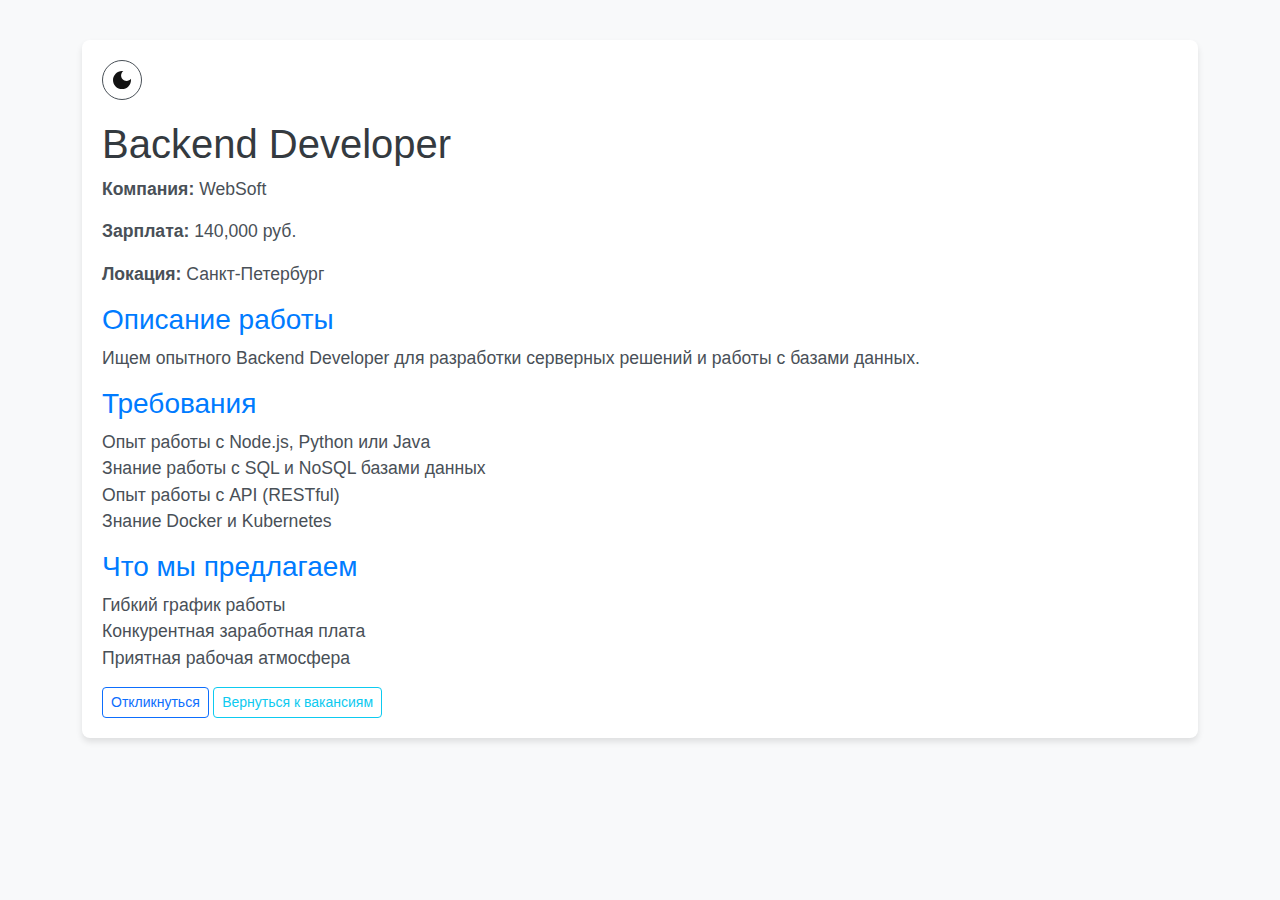
<file: labs/K3343/Отрощенко Валерия/lab-1/backend.html>
<!DOCTYPE html>
<html lang="ru" data-theme="light">
<head>
    <meta charset="UTF-8">
    <meta name="viewport" content="width=device-width, initial-scale=1.0">
    <title>Backend Developer - Вакансия</title>
    <link href="https://cdn.jsdelivr.net/npm/bootstrap@5.1.3/dist/css/bootstrap.min.css" rel="stylesheet">
    <style>
        :root {
            --background-color: #f8f9fa;
            --text-color: #343a40;
            --card-background: #ffffff;
            --primary-color: #007bff;
            --secondary-color: #495057;
            --icon-color: #121212;
        }

        [data-theme="dark"] {
            --background-color: #121212;
            --text-color: #f8f9fa;
            --card-background: #1e1e1e;
            --primary-color: #1a73e8;
            --secondary-color: #9e9e9e;
            --icon-color: #ffffff;
        }

        body {
            background-color: var(--background-color);
            font-family: Arial, sans-serif;
            color: var(--text-color);
        }

        .container {
            margin-top: 40px;
        }

        .job-details {
            background-color: var(--card-background);
            color: var(--text-color);
            padding: 20px;
            border-radius: 8px;
            box-shadow: 0 4px 6px rgba(0, 0, 0, 0.1);
        }

        .job-details h1 {
            font-size: 2.5rem;
            color: var(--text-color);
        }

        .job-details h3 {
            font-size: 1.75rem;
            color: var(--primary-color);
        }

        .job-details p, .job-details li {
            font-size: 1.1rem;
            color: var(--secondary-color);
        }

        .job-details ul {
            list-style-type: none;
            padding: 0;
        }

        .back-btn {
            margin-top: 20px;
            background-color: var(--primary-color);
            color: white;
            padding: 10px 20px;
            border-radius: 5px;
            text-decoration: none;
        }

        .theme-toggle-btn {
            display: flex;
            align-items: center;
            justify-content: center;
            width: 40px;
            height: 40px;
            background-color: transparent;
            border: 1px solid var(--secondary-color);
            border-radius: 50%;
            padding: 0;
            margin-bottom: 20px; /* Отступ от верхнего элемента */
            cursor: pointer;
            transition: background-color 0.3s ease, border-color 0.3s ease;
            color: var(--icon-color);
        }

        .theme-toggle-btn .icon {
            width: 24px;
            height: 24px;
        }
    </style>
</head>
<body>
<!-- Подключение спрайта -->
<object data="sprite.svg" type="image/svg+xml" style="display: none;"></object>

<main class="container">
    <article class="job-details" role="region" aria-labelledby="job-title">
        <!-- Кнопка для смены темы -->
        <button id="theme-toggle" class="theme-toggle-btn" aria-label="Переключить тему">
            <svg class="icon" role="img" aria-label="Светлая тема">
                <use href="sprite.svg#icon-light-mode"></use>
            </svg>
        </button>
        <h1 id="job-title">Backend Developer</h1>
        <p><strong>Компания:</strong> WebSoft</p>
        <p><strong>Зарплата:</strong> 140,000 руб.</p>
        <p><strong>Локация:</strong> Санкт-Петербург</p>

        <h3>Описание работы</h3>
        <p>Ищем опытного Backend Developer для разработки серверных решений и работы с базами данных.</p>

        <h3>Требования</h3>
        <ul>
            <li>Опыт работы с Node.js, Python или Java</li>
            <li>Знание работы с SQL и NoSQL базами данных</li>
            <li>Опыт работы с API (RESTful)</li>
            <li>Знание Docker и Kubernetes</li>
        </ul>

        <h3>Что мы предлагаем</h3>
        <ul>
            <li>Гибкий график работы</li>
            <li>Конкурентная заработная плата</li>
            <li>Приятная рабочая атмосфера</li>
        </ul>

        <div class="button-group">
            <button class="btn btn-outline-primary btn-sm" data-job="Frontend Developer" role="button" aria-label="Откликнуться на вакансию Frontend Developer">Откликнуться</button>
            <button class="btn btn-outline-secondary btn-sm d-none already-applied" data-job="Frontend Developer" role="button" aria-label="Вы уже откликнулись на вакансию Frontend Developer">Вы уже откликнулись</button>
            <button class="btn btn-outline-info btn-sm btn-back" data-job="Frontend Developer" role="button" aria-label="Вернуться к списку вакансий" onclick="window.location.href='job-list.html'">Вернуться к вакансиям</button>
        </div>
    </article>
</main>
<script src="https://cdn.jsdelivr.net/npm/bootstrap@5.1.3/dist/js/bootstrap.bundle.min.js"></script>
<script src="js/JobDetail.js"></script>
<script src="js/change-mode.js"></script>
</body>
</html>
</file>
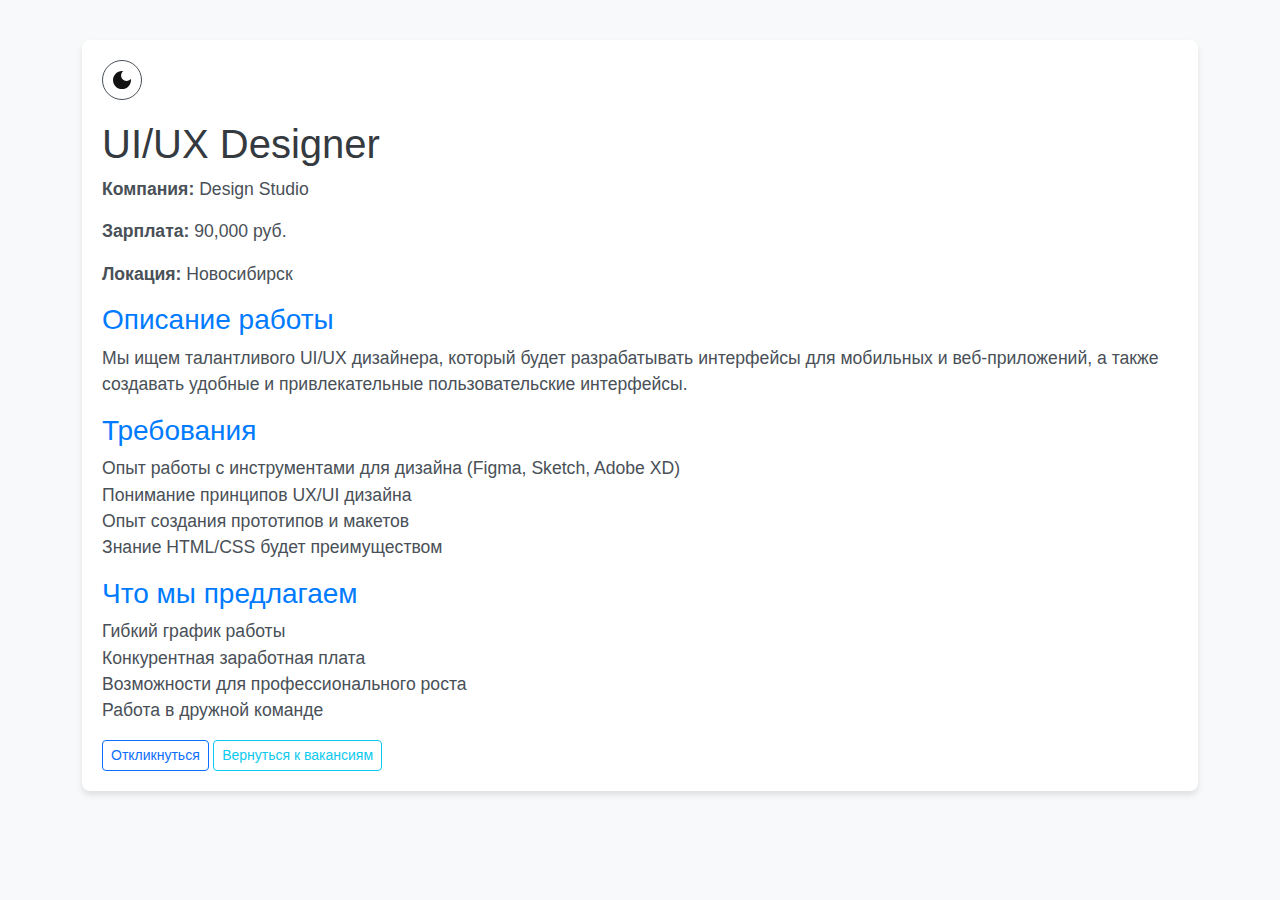
<file: labs/K3343/Отрощенко Валерия/lab-1/design.html>
<!DOCTYPE html>
<html lang="ru" data-theme="light">
<head>
    <meta charset="UTF-8">
    <meta name="viewport" content="width=device-width, initial-scale=1.0">
    <title>UI/UX Designer - Вакансия</title>
    <link href="https://cdn.jsdelivr.net/npm/bootstrap@5.1.3/dist/css/bootstrap.min.css" rel="stylesheet">
    <style>
        :root {
            --background-color: #f8f9fa;
            --text-color: #343a40;
            --card-background: #ffffff;
            --primary-color: #007bff;
            --secondary-color: #495057;
            --icon-color: #121212;
        }

        [data-theme="dark"] {
            --background-color: #121212;
            --text-color: #f8f9fa;
            --card-background: #1e1e1e;
            --primary-color: #1a73e8;
            --secondary-color: #9e9e9e;
            --icon-color: #ffffff;
        }

        body {
            background-color: var(--background-color);
            font-family: Arial, sans-serif;
            color: var(--text-color);
        }

        .container {
            margin-top: 40px;
        }

        .job-details {
            background-color: var(--card-background);
            color: var(--text-color);
            padding: 20px;
            border-radius: 8px;
            box-shadow: 0 4px 6px rgba(0, 0, 0, 0.1);
        }

        .job-details h1 {
            font-size: 2.5rem;
            color: var(--text-color);
        }

        .job-details h3 {
            font-size: 1.75rem;
            color: var(--primary-color);
        }

        .job-details p, .job-details li {
            font-size: 1.1rem;
            color: var(--secondary-color);
        }

        .job-details ul {
            list-style-type: none;
            padding: 0;
        }

        .back-btn {
            margin-top: 20px;
            background-color: var(--primary-color);
            color: white;
            padding: 10px 20px;
            border-radius: 5px;
            text-decoration: none;
        }

        .theme-toggle-btn {
            display: flex;
            align-items: center;
            justify-content: center;
            width: 40px;
            height: 40px;
            background-color: transparent;
            border: 1px solid var(--secondary-color);
            border-radius: 50%;
            padding: 0;
            margin-bottom: 20px; /* Отступ от верхнего элемента */
            cursor: pointer;
            transition: background-color 0.3s ease, border-color 0.3s ease;
            color: var(--icon-color);
        }

        .theme-toggle-btn .icon {
            width: 24px;
            height: 24px;
        }
    </style>
</head>
<body>
<!-- Подключение спрайта -->
<object data="sprite.svg" type="image/svg+xml" style="display: none;"></object>

<main class="container">
    <article class="job-details" role="region" aria-labelledby="job-title">
        <!-- Кнопка для смены темы -->
        <button id="theme-toggle" class="theme-toggle-btn" aria-label="Переключить тему">
            <svg class="icon" role="img" aria-label="Светлая тема">
                <use href="sprite.svg#icon-light-mode"></use>
            </svg>
        </button>
        <h1 id="job-title">UI/UX Designer</h1>
        <p><strong>Компания:</strong> Design Studio</p>
        <p><strong>Зарплата:</strong> 90,000 руб.</p>
        <p><strong>Локация:</strong> Новосибирск</p>

        <h3>Описание работы</h3>
        <p>Мы ищем талантливого UI/UX дизайнера, который будет разрабатывать интерфейсы для мобильных и веб-приложений, а также создавать удобные и привлекательные пользовательские интерфейсы.</p>

        <h3>Требования</h3>
        <ul>
            <li>Опыт работы с инструментами для дизайна (Figma, Sketch, Adobe XD)</li>
            <li>Понимание принципов UX/UI дизайна</li>
            <li>Опыт создания прототипов и макетов</li>
            <li>Знание HTML/CSS будет преимуществом</li>
        </ul>

        <h3>Что мы предлагаем</h3>
        <ul>
            <li>Гибкий график работы</li>
            <li>Конкурентная заработная плата</li>
            <li>Возможности для профессионального роста</li>
            <li>Работа в дружной команде</li>
        </ul>

        <div class="button-group">
            <button class="btn btn-outline-primary btn-sm" data-job="Frontend Developer" role="button" aria-label="Откликнуться на вакансию Frontend Developer">Откликнуться</button>
            <button class="btn btn-outline-secondary btn-sm d-none already-applied" data-job="Frontend Developer" role="button" aria-label="Вы уже откликнулись на вакансию Frontend Developer">Вы уже откликнулись</button>
            <button class="btn btn-outline-info btn-sm btn-back" data-job="Frontend Developer" role="button" aria-label="Вернуться к списку вакансий" onclick="window.location.href='job-list.html'">Вернуться к вакансиям</button>
        </div>
    </article>
</main>
<script src="https://cdn.jsdelivr.net/npm/bootstrap@5.1.3/dist/js/bootstrap.bundle.min.js"></script>
<script src="js/JobDetail.js"></script>
<script src="js/change-mode.js"></script>
</body>
</html>
</file>
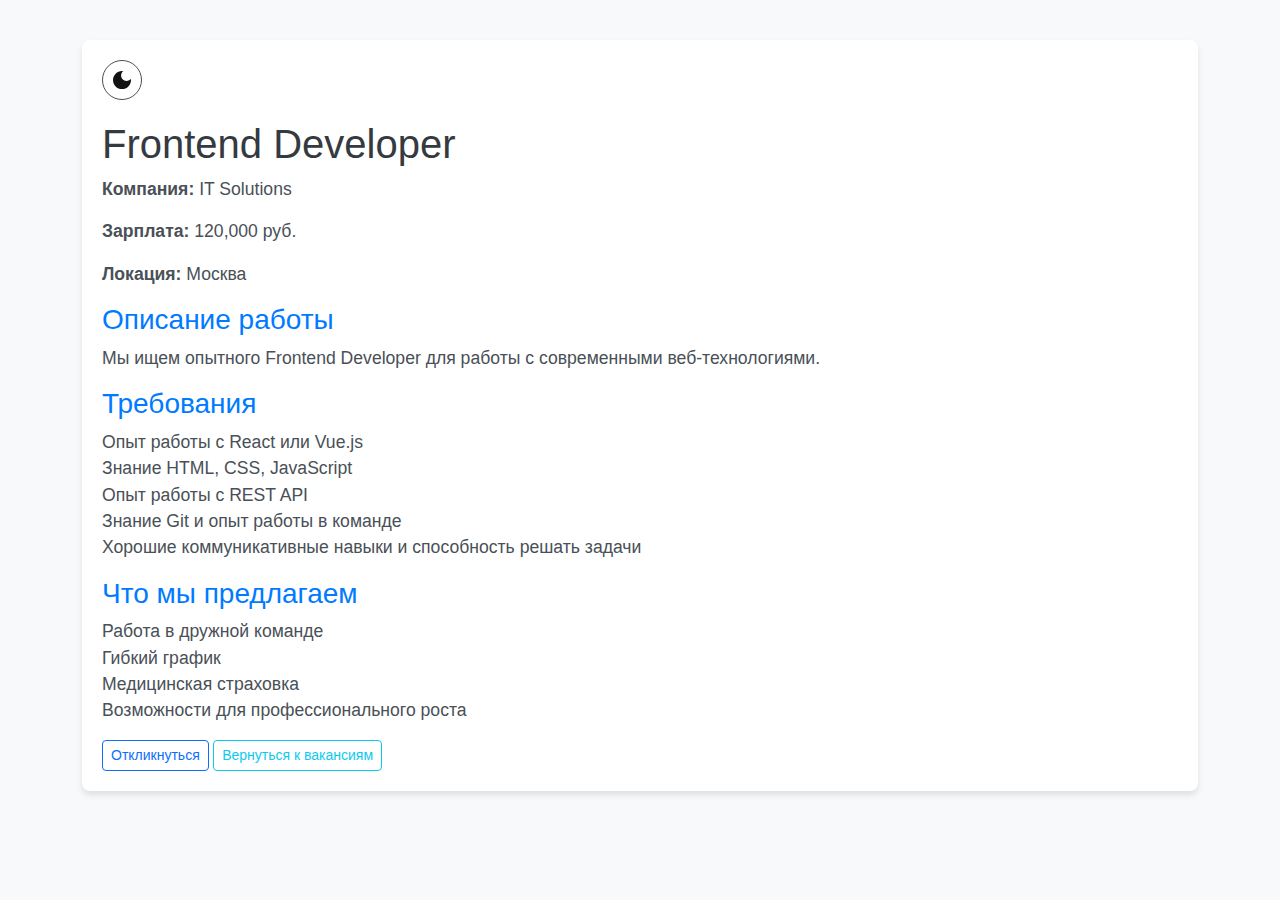
<file: labs/K3343/Отрощенко Валерия/lab-1/frontend.html>
<!DOCTYPE html>
<html lang="ru" data-theme="light">
<head>
    <meta charset="UTF-8">
    <meta name="viewport" content="width=device-width, initial-scale=1.0">
    <title>Frontend Developer - Вакансия</title>
    <link href="https://cdn.jsdelivr.net/npm/bootstrap@5.1.3/dist/css/bootstrap.min.css" rel="stylesheet">
    <style>
        :root {
            --background-color: #f8f9fa;
            --text-color: #343a40;
            --card-background: #ffffff;
            --primary-color: #007bff;
            --secondary-color: #495057;
            --icon-color: #121212;
        }

        [data-theme="dark"] {
            --background-color: #121212;
            --text-color: #f8f9fa;
            --card-background: #1e1e1e;
            --primary-color: #1a73e8;
            --secondary-color: #9e9e9e;
            --icon-color: #ffffff;
        }

        body {
            background-color: var(--background-color);
            font-family: Arial, sans-serif;
            color: var(--text-color);
        }

        .container {
            margin-top: 40px;
        }

        .job-details {
            background-color: var(--card-background);
            color: var(--text-color);
            padding: 20px;
            border-radius: 8px;
            box-shadow: 0 4px 6px rgba(0, 0, 0, 0.1);
        }

        .job-details h1 {
            font-size: 2.5rem;
            color: var(--text-color);
        }

        .job-details h3 {
            font-size: 1.75rem;
            color: var(--primary-color);
        }

        .job-details p, .job-details li {
            font-size: 1.1rem;
            color: var(--secondary-color);
        }

        .job-details ul {
            list-style-type: none;
            padding: 0;
        }

        .back-btn {
            margin-top: 20px;
            background-color: var(--primary-color);
            color: white;
            padding: 10px 20px;
            border-radius: 5px;
            text-decoration: none;
        }

        .theme-toggle-btn {
            display: flex;
            align-items: center;
            justify-content: center;
            width: 40px;
            height: 40px;
            background-color: transparent;
            border: 1px solid var(--secondary-color);
            border-radius: 50%;
            padding: 0;
            margin-bottom: 20px; /* Отступ от верхнего элемента */
            cursor: pointer;
            transition: background-color 0.3s ease, border-color 0.3s ease;
            color: var(--icon-color);
        }

        .theme-toggle-btn .icon {
            width: 24px;
            height: 24px;
        }
    </style>
</head>
<body>
<!-- Подключение спрайта -->
<object data="sprite.svg" type="image/svg+xml" style="display: none;"></object>

<main class="container">
    <article class="job-details" role="region" aria-labelledby="job-title">
        <!-- Кнопка для смены темы -->
        <button id="theme-toggle" class="theme-toggle-btn" aria-label="Переключить тему">
            <svg class="icon" role="img" aria-label="Светлая тема">
                <use href="sprite.svg#icon-light-mode"></use>
            </svg>
        </button>
        <h1 id="job-title">Frontend Developer</h1>
        <p><strong>Компания:</strong> IT Solutions</p>
        <p><strong>Зарплата:</strong> 120,000 руб.</p>
        <p><strong>Локация:</strong> Москва</p>

        <h3>Описание работы</h3>
        <p>Мы ищем опытного Frontend Developer для работы с современными веб-технологиями.</p>

        <h3>Требования</h3>
        <ul>
            <li>Опыт работы с React или Vue.js</li>
            <li>Знание HTML, CSS, JavaScript</li>
            <li>Опыт работы с REST API</li>
            <li>Знание Git и опыт работы в команде</li>
            <li>Хорошие коммуникативные навыки и способность решать задачи</li>
        </ul>

        <h3>Что мы предлагаем</h3>
        <ul>
            <li>Работа в дружной команде</li>
            <li>Гибкий график</li>
            <li>Медицинская страховка</li>
            <li>Возможности для профессионального роста</li>
        </ul>

        <div class="button-group">
            <button class="btn btn-outline-primary btn-sm" data-job="Frontend Developer" role="button" aria-label="Откликнуться на вакансию Frontend Developer">Откликнуться</button>
            <button class="btn btn-outline-secondary btn-sm d-none already-applied" data-job="Frontend Developer" role="button" aria-label="Вы уже откликнулись на вакансию Frontend Developer">Вы уже откликнулись</button>
            <button class="btn btn-outline-info btn-sm btn-back" data-job="Frontend Developer" role="button" aria-label="Вернуться к списку вакансий" onclick="window.location.href='job-list.html'">Вернуться к вакансиям</button>
        </div>
    </article>
</main>
<script src="https://cdn.jsdelivr.net/npm/bootstrap@5.1.3/dist/js/bootstrap.bundle.min.js"></script>
<script src="js/JobDetail.js"></script>
<script src="js/change-mode.js"></script>
</body>
</html>
</file>
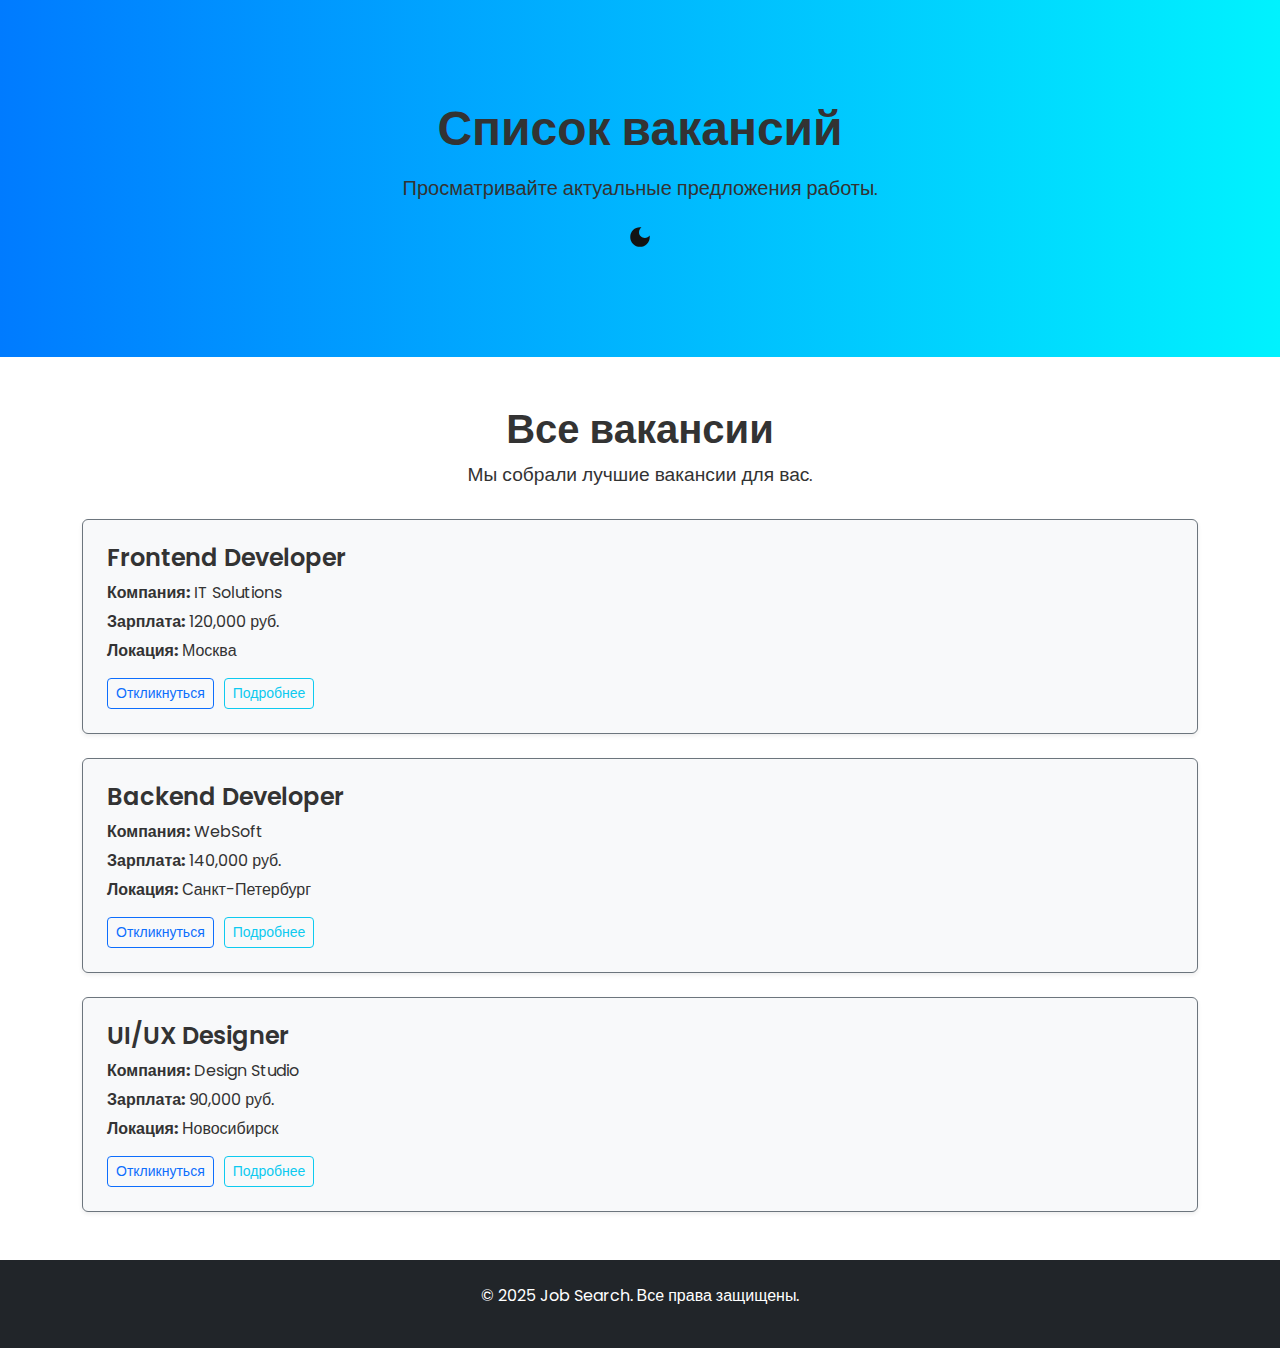
<file: labs/K3343/Отрощенко Валерия/lab-1/job-list.html>
<!DOCTYPE html>
<html lang="ru" data-theme="light">
<head>
    <meta charset="UTF-8">
    <meta name="viewport" content="width=device-width, initial-scale=1.0">
    <title>Job Search | Список вакансий</title>
    <link href="https://fonts.googleapis.com/css2?family=Poppins:wght@300;400;600&display=swap" rel="stylesheet">
    <link rel="stylesheet" href="https://cdn.jsdelivr.net/npm/bootstrap@5.3.0-alpha1/dist/css/bootstrap.min.css">
    <link rel="stylesheet" href="css/styles.css">
    <link rel="stylesheet" href="https://cdnjs.cloudflare.com/ajax/libs/font-awesome/6.0.0-beta3/css/all.min.css">
    <style>
        .button-group {
            display: flex;
            justify-content: flex-start;
            gap: 10px;
            margin-top: 15px;
        }
        .btn {
            white-space: nowrap;
        }
    </style>
</head>
<body>
<!-- Подключение спрайта -->
<object data="sprite.svg" type="image/svg+xml" style="display: none;"></object>

<header class="hero-section" role="banner">
    <div class="container text-center">
        <h1 class="hero-title">Список вакансий</h1>
        <p class="hero-subtitle">Просматривайте актуальные предложения работы.</p>
        <!-- Кнопка для смены темы -->
        <button id="theme-toggle" class="theme-toggle-btn" aria-label="Переключить тему">
            <svg class="icon" role="img" aria-label="Светлая тема">
                <use href="sprite.svg#icon-light-mode"></use>
            </svg>
        </button>
    </div>
</header>

<main>
    <section class="job-list-section py-5" role="region" aria-labelledby="job-list">
        <div class="container">
            <h2 id="job-list" class="section-title text-center">Все вакансии</h2>
            <p class="section-subtitle text-center">Мы собрали лучшие вакансии для вас.</p>

            <!-- Вакансии -->
            <div class="job-card p-4 bg-light rounded shadow-sm mt-4" role="article" aria-labelledby="job-frontend">
                <h4 id="job-frontend">Frontend Developer</h4>
                <p><strong>Компания:</strong> IT Solutions</p>
                <p><strong>Зарплата:</strong> 120,000 руб.</p>
                <p><strong>Локация:</strong> Москва</p>
                <div class="button-group">
                    <button class="btn btn-outline-primary btn-sm" data-job="Frontend Developer" role="button" aria-label="Откликнуться на вакансию Frontend Developer">Откликнуться</button>
                    <button class="btn btn-outline-secondary btn-sm d-none already-applied" data-job="Frontend Developer" role="button" aria-label="Вы уже откликнулись на вакансию Frontend Developer">Вы уже откликнулись</button>
                    <button class="btn btn-outline-info btn-sm btn-details" data-job="Frontend Developer" role="button" aria-label="Подробнее о вакансии Frontend Developer">Подробнее</button>
                </div>
            </div>
            <div class="job-card p-4 bg-light rounded shadow-sm mt-4" role="article" aria-labelledby="job-backend">
                <h4 id="job-backend">Backend Developer</h4>
                <p><strong>Компания:</strong> WebSoft</p>
                <p><strong>Зарплата:</strong> 140,000 руб.</p>
                <p><strong>Локация:</strong> Санкт-Петербург</p>
                <div class="button-group">
                    <button class="btn btn-outline-primary btn-sm" data-job="Backend Developer" role="button" aria-label="Откликнуться на вакансию Backend Developer">Откликнуться</button>
                    <button class="btn btn-outline-secondary btn-sm d-none already-applied" data-job="Backend Developer" role="button" aria-label="Вы уже откликнулись на вакансию Backend Developer">Вы уже откликнулись</button>
                    <button class="btn btn-outline-info btn-sm btn-details" data-job="Backend Developer" role="button" aria-label="Подробнее о вакансии Backend Developer">Подробнее</button>
                </div>
            </div>
            <div class="job-card p-4 bg-light rounded shadow-sm mt-4" role="article" aria-labelledby="job-uiux">
                <h4 id="job-uiux">UI/UX Designer</h4>
                <p><strong>Компания:</strong> Design Studio</p>
                <p><strong>Зарплата:</strong> 90,000 руб.</p>
                <p><strong>Локация:</strong> Новосибирск</p>
                <div class="button-group">
                    <button class="btn btn-outline-primary btn-sm" data-job="UI/UX Designer" role="button" aria-label="Откликнуться на вакансию UI/UX Designer">Откликнуться</button>
                    <button class="btn btn-outline-secondary btn-sm d-none already-applied" data-job="UI/UX Designer" role="button" aria-label="Вы уже откликнулись на вакансию UI/UX Designer">Вы уже откликнулись</button>
                    <button class="btn btn-outline-info btn-sm btn-details" data-job="UI/UX Designer" role="button" aria-label="Подробнее о вакансии UI/UX Designer">Подробнее</button>
                </div>
            </div>
        </div>
    </section>
    <div id="notification" class="alert alert-success d-none fixed-bottom mb-4 mx-auto" style="width: 300px;" role="status" aria-live="polite">
        Вы успешно откликнулись на вакансию.
    </div>
</main>

<footer class="footer bg-dark text-white py-4" role="contentinfo">
    <div class="container text-center">
        <p>&copy; 2025 Job Search. Все права защищены.</p>
    </div>
</footer>

<script src="js/navigation.js"></script>
<script src="js/JobList.js"></script>
<script src="js/JobDetail.js"></script>
<script src="js/change-mode.js"></script>
</body>
</html>
</file>
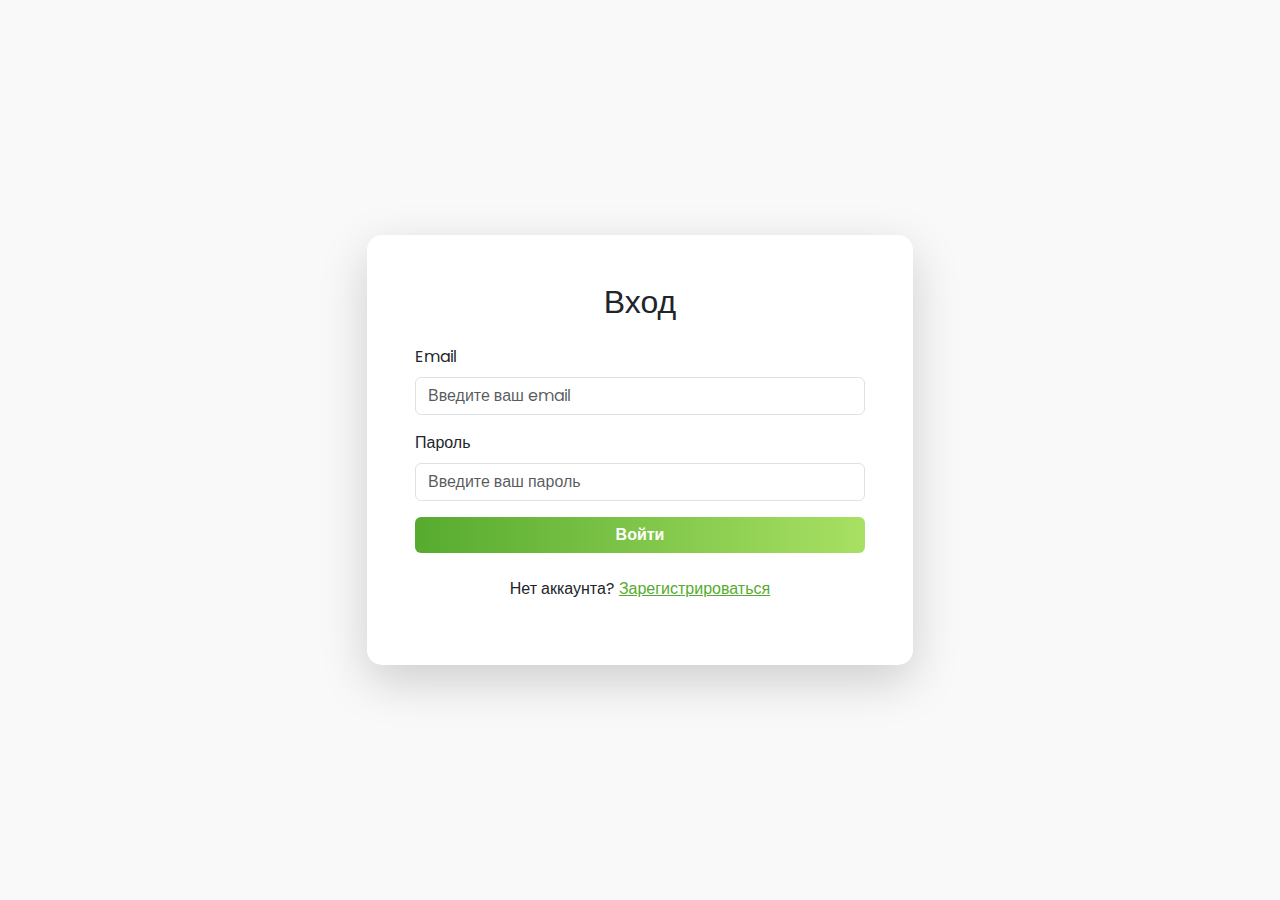
<file: labs/K3343/Отрощенко Валерия/lab-1/login.html>
<!DOCTYPE html>
<html lang="ru">
<head>
    <meta charset="UTF-8">
    <meta name="viewport" content="width=device-width, initial-scale=1.0">
    <title>Job Search | Вход</title>
    <link href="https://fonts.googleapis.com/css2?family=Poppins:wght@300;400;600&display=swap" rel="stylesheet">
    <link rel="stylesheet" href="https://cdnjs.cloudflare.com/ajax/libs/bootstrap/5.3.0/css/bootstrap.min.css">
    <link rel="stylesheet" href="css/styles.css">
</head>
<body>
<main>
    <section class="login-section py-5" role="region" aria-labelledby="login-title">
        <div class="container">
            <div class="row justify-content-center">
                <div class="col-md-6">
                    <div class="card shadow-lg border-0">
                        <div class="card-body p-5">
                            <h2 id="login-title" class="text-center mb-4">Вход</h2>
                            <form id="login-form" aria-labelledby="login-title" role="form">
                                <div class="mb-3">
                                    <label for="email" class="form-label">Email</label>
                                    <input type="email" class="form-control" id="email" placeholder="Введите ваш email" required aria-required="true">
                                </div>
                                <div class="mb-3">
                                    <label for="password" class="form-label">Пароль</label>
                                    <input type="password" class="form-control" id="password" placeholder="Введите ваш пароль" required aria-required="true">
                                </div>
                                <button type="submit" class="btn btn-success w-100" role="button" aria-label="Войти в систему">Войти</button>
                            </form>
                            <p class="text-center mt-4">
                                Нет аккаунта? <a href="register.html" aria-label="Перейти на страницу регистрации">Зарегистрироваться</a>
                            </p>
                        </div>
                    </div>
                </div>
            </div>
        </div>
    </section>
</main>

<style>
    /* Стили для страницы входа */
    body {
        font-family: 'Poppins', sans-serif;
        background-color: #f9f9f9;
    }
    .login-section {
        display: flex;
        align-items: center;
        justify-content: center;
        height: 100vh;
    }
    .card {
        border-radius: 15px;
    }
    .btn-success {
        background: linear-gradient(to right, #56ab2f, #a8e063);
        border: none;
        font-size: 1rem;
        font-weight: 600;
    }
    .btn-success:hover {
        background: linear-gradient(to right, #a8e063, #56ab2f);
    }
    a {
        color: #56ab2f;
    }
    a:hover {
        text-decoration: underline;
    }
</style>

<script src="js/login.js"></script>
</body>
</html>
</file>
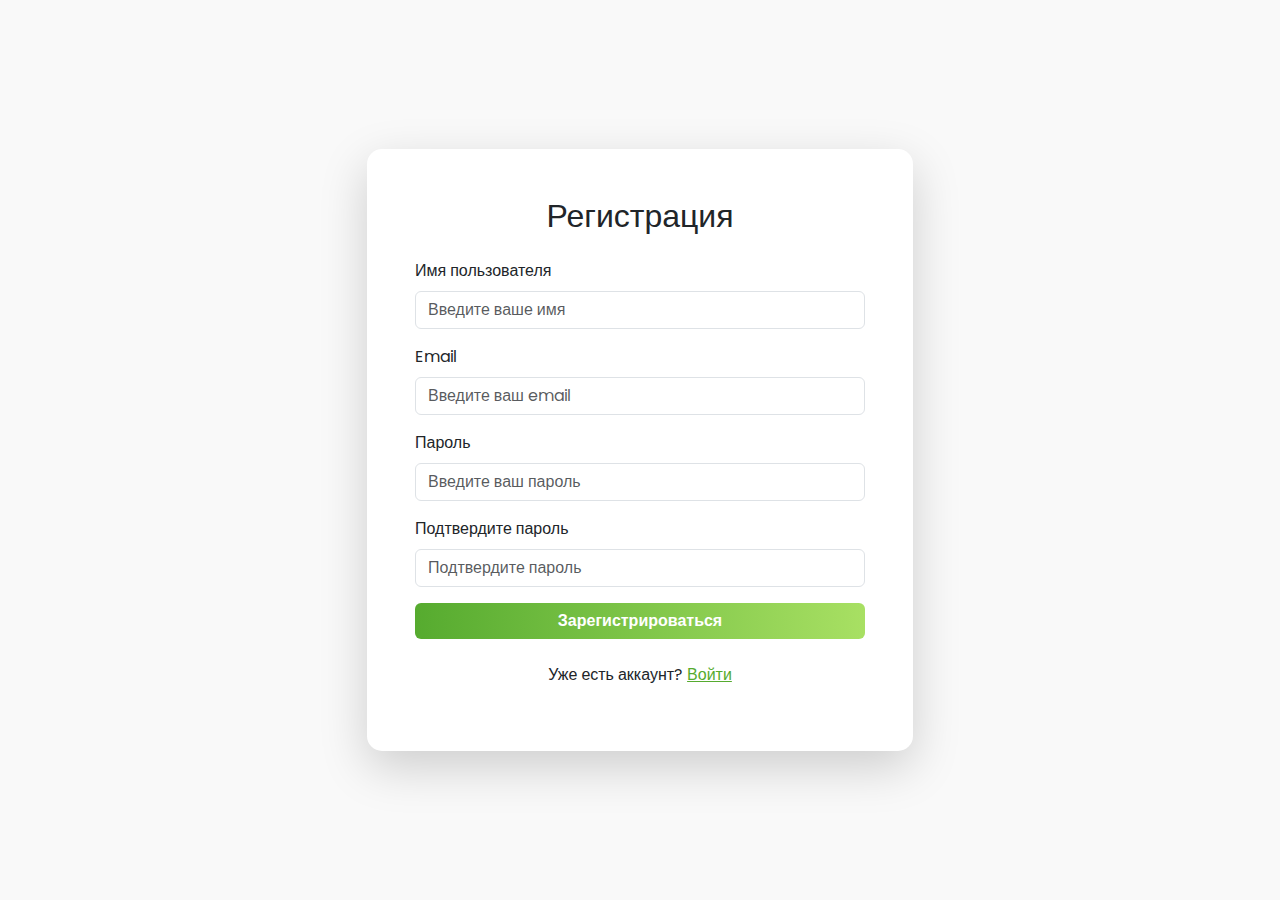
<file: labs/K3343/Отрощенко Валерия/lab-1/register.html>
<!DOCTYPE html>
<html lang="ru">
<head>
    <meta charset="UTF-8">
    <meta name="viewport" content="width=device-width, initial-scale=1.0">
    <title>Job Search | Регистрация</title>
    <link href="https://fonts.googleapis.com/css2?family=Poppins:wght@300;400;600&display=swap" rel="stylesheet">
    <link rel="stylesheet" href="https://cdnjs.cloudflare.com/ajax/libs/bootstrap/5.3.0/css/bootstrap.min.css">
    <link rel="stylesheet" href="css/styles.css">
</head>
<body>
<main>
    <section class="register-section py-5" role="region" aria-labelledby="register-title">
        <div class="container">
            <div class="row justify-content-center">
                <div class="col-md-6">
                    <div class="card shadow-lg border-0">
                        <div class="card-body p-5">
                            <h2 id="register-title" class="text-center mb-4">Регистрация</h2>
                            <form id="register-form" aria-labelledby="register-title" role="form">
                                <div class="mb-3">
                                    <label for="username" class="form-label">Имя пользователя</label>
                                    <input type="text" class="form-control" id="username" placeholder="Введите ваше имя" required aria-required="true">
                                </div>
                                <div class="mb-3">
                                    <label for="email" class="form-label">Email</label>
                                    <input type="email" class="form-control" id="email" placeholder="Введите ваш email" required aria-required="true">
                                </div>
                                <div class="mb-3">
                                    <label for="password" class="form-label">Пароль</label>
                                    <input type="password" class="form-control" id="password" placeholder="Введите ваш пароль" required aria-required="true">
                                </div>
                                <div class="mb-3">
                                    <label for="confirm-password" class="form-label">Подтвердите пароль</label>
                                    <input type="password" class="form-control" id="confirm-password" placeholder="Подтвердите пароль" required aria-required="true">
                                </div>
                                <button type="submit" class="btn btn-success w-100" role="button" aria-label="Зарегистрироваться">Зарегистрироваться</button>
                            </form>
                            <p class="text-center mt-4">
                                Уже есть аккаунт? <a href="login.html" aria-label="Перейти на страницу входа">Войти</a>
                            </p>
                        </div>
                    </div>
                </div>
            </div>
        </div>
    </section>
</main>

<style>
    /* Стили для страницы регистрации */
    body {
        font-family: 'Poppins', sans-serif;
        background-color: #f9f9f9;
    }
    .register-section {
        display: flex;
        align-items: center;
        justify-content: center;
        height: 100vh;
    }
    .card {
        border-radius: 15px;
    }
    .btn-success {
        background: linear-gradient(to right, #56ab2f, #a8e063);
        border: none;
        font-size: 1rem;
        font-weight: 600;
    }
    .btn-success:hover {
        background: linear-gradient(to right, #a8e063, #56ab2f);
    }
    a {
        color: #56ab2f;
    }
    a:hover {
        text-decoration: underline;
    }
</style>
<script src="js/register.js"></script>
</body>
</html>
</file>
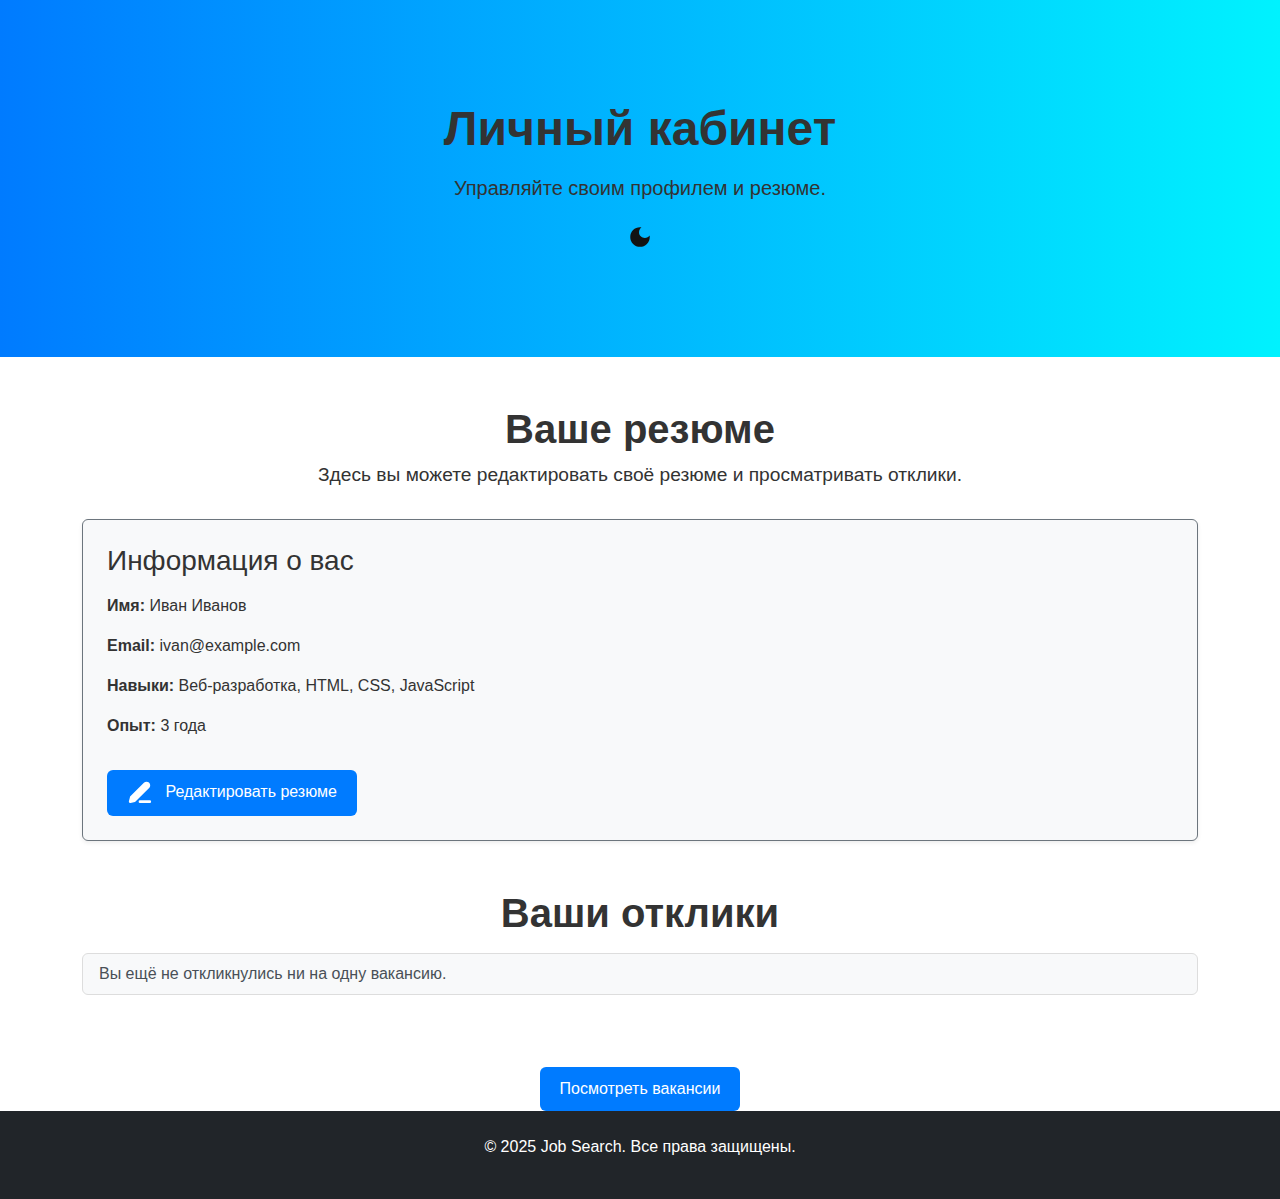
<file: labs/K3343/Отрощенко Валерия/lab-1/user-dash.html>
<!DOCTYPE html>
<html lang="ru" data-theme="light">
<head>
    <meta charset="UTF-8">
    <meta name="viewport" content="width=device-width, initial-scale=1.0">
    <title>Job Search | Личный кабинет</title>
    <link rel="stylesheet" href="https://cdnjs.cloudflare.com/ajax/libs/bootstrap/5.3.0/css/bootstrap.min.css">
    <link rel="stylesheet" href="css/styles.css">
</head>
<body>
<!-- Подключение спрайта -->
<object data="sprite.svg" type="image/svg+xml" style="display: none;"></object>

<header class="hero-section" role="banner">
    <div class="container text-center">
        <h1 class="hero-title">Личный кабинет</h1>
        <p class="hero-subtitle">Управляйте своим профилем и резюме.</p>
        <!-- Кнопка для смены темы -->
        <button id="theme-toggle" class="theme-toggle-btn" aria-label="Переключить тему">
            <svg class="icon" role="img" aria-label="Светлая тема">
                <use href="sprite.svg#icon-light-mode"></use>
            </svg>
        </button>
    </div>
</header>

<main>
    <section class="dashboard-section py-5" role="region" aria-labelledby="dashboard-title">
        <div class="container">
            <h2 id="dashboard-title" class="section-title text-center">Ваше резюме</h2>
            <p class="section-subtitle text-center">Здесь вы можете редактировать своё резюме и просматривать отклики.</p>

            <div class="resume-card mt-4 p-4 bg-light rounded shadow-sm" role="article" aria-labelledby="resume-info-title">
                <h3 id="resume-info-title" class="mb-3">Информация о вас</h3>
                <div id="resume-info">
                    <p><strong>Имя:</strong> <span id="name">Иван Иванов</span></p>
                    <p><strong>Email:</strong> <span id="email">ivan@example.com</span></p>
                    <p><strong>Навыки:</strong> <span id="skills">Веб-разработка, HTML, CSS, JavaScript</span></p>
                    <p><strong>Опыт:</strong> <span id="experience">3 года</span></p>
                </div>
                <button class="btn btn-primary mt-3" id="edit-btn" role="button" aria-label="Редактировать резюме">
                    <svg class="icon" role="img" aria-label="Редактировать">
                        <use href="sprite.svg#icon-edit"></use>
                    </svg>
                    Редактировать резюме
                </button>
            </div>

            <div class="applications mt-5" role="region" aria-labelledby="applications-title">
                <h3 id="applications-title" class="section-title">Ваши отклики</h3>
                <ul id="applied-jobs" class="list-group mt-3" role="list">
                    <!-- Отклики будут добавляться динамически -->
                </ul>
            </div>
        </div>
    </section>

    <section class="action-buttons mt-4 text-center" role="region" aria-labelledby="actions-title">
        <h3 id="actions-title" class="visually-hidden">Действия</h3>
        <a href="job-list.html" class="btn btn-primary" id="view-jobs-btn" role="button" aria-label="Посмотреть вакансии">Посмотреть вакансии</a>
    </section>
</main>

<footer class="footer bg-dark text-white py-4" role="contentinfo">
    <div class="container text-center">
        <p>&copy; 2025 Job Search. Все права защищены.</p>
    </div>
</footer>

<script src="js/dashboard.js"></script>
<script src="js/change-mode.js"></script>
</body>
</html>
</file>
<file: labs/K3343/Отрощенко Валерия/lab-1/css/styles.css>
:root {
    --background-color: #ffffff;
    --text-color: #333333;
    --card-background: #f8f9fa;
    --primary-color: #007bff;
    --secondary-color: #6c757d;
    --applied-list-background: #f8f9fa;
    --applied-list-text: #495057;
    --applied-list-border: #ddd;
    --icon-color: #121212;
}

[data-theme="dark"] {
    --background-color: #121212;
    --text-color: #f8f9fa;
    --card-background: #1e1e1e;
    --primary-color: #1a73e8;
    --secondary-color: #9e9e9e;
    --applied-list-background: #1e1e1e;
    --applied-list-text: #dcdcdc;
    --applied-list-border: #333;
    --icon-color: #ffffff;
}

body {
    font-family: 'Poppins', sans-serif;
    background-color: var(--background-color);
    color: var(--text-color);
    margin: 0;
    padding: 0;
}

.resume-card {
    background-color: var(--card-background) !important;
    color: var(--text-color) !important;
    border: 1px solid var(--secondary-color);
    padding: 20px;
    border-radius: 8px;
    box-shadow: 0px 4px 15px rgba(0, 0, 0, 0.1);
    transition: background-color 0.3s, color 0.3s;
}

.navbar {
    border-bottom: 1px solid var(--secondary-color);
    font-size: 1rem;
}

.navbar-brand {
    font-weight: 600;
    color: var(--text-color);
}

.nav-link {
    color: var(--text-color);
    font-weight: 400;
    transition: color 0.3s;
}

.nav-link:hover {
    color: var(--primary-color);
}

.hero-section {
    background: linear-gradient(to right, var(--primary-color), #00f2fe);
    color: var(--text-color);
    padding: 100px 0;
    text-align: center;
}

.hero-title {
    font-size: 3rem;
    font-weight: 600;
}

.hero-subtitle {
    font-size: 1.25rem;
    font-weight: 300;
    margin-top: 15px;
}

.btn-primary {
    background-color: var(--primary-color);
    border: none;
    padding: 10px 20px;
    font-size: 1rem;
    transition: background-color 0.3s;
}

.btn-primary:hover {
    background-color: var(--secondary-color);
}

.features-section {
    background: var(--card-background);
    padding: 50px 0;
}

.section-title {
    font-size: 2.5rem;
    font-weight: 600;
    text-align: center;
}

.section-subtitle {
    font-size: 1.2rem;
    font-weight: 300;
    color: var(--text-color);
    text-align: center;
    margin-bottom: 30px;
}

.job-card {
    background-color: var(--card-background) !important;
    color: var(--text-color) !important;
    border: 1px solid var(--secondary-color);
    border-radius: 8px;
    padding: 20px;
    transition: background-color 0.3s, color 0.3s, box-shadow 0.3s;
    box-shadow: 0px 4px 15px rgba(0, 0, 0, 0.1);
}

.job-card:hover {
    box-shadow: 0px 4px 15px rgba(0, 0, 0, 0.3);
}

.job-card h4 {
    font-weight: 600;
}

.job-card p {
    margin: 5px 0;
}

.footer {
    background-color: var(--card-background);
    color: var(--text-color);
    text-align: center;
    padding: 20px;
}

#applied-jobs .list-group-item {
    background-color: var(--applied-list-background);
    color: var(--applied-list-text);
    border: 1px solid var(--applied-list-border);
    transition: background-color 0.3s, color 0.3s, border 0.3s;
}

#applied-jobs .list-group-item:hover {
    background-color: var(--applied-list-text);
    color: var(--applied-list-background);
}

.theme-icon {
    width: 12px;
    height: 12px;
    fill: var(--icon-color);
    transition: fill 0.3s;
}

/* Стили для кнопки переключения темы */
.theme-toggle-btn {
    background-color: transparent; /* Убрать фон кнопки */
    color: var(--icon-color);
    border: none; /* Убрать границы */
    padding: 5px; /* Уменьшить отступы */
    cursor: pointer; /* Указатель мыши при наведении */
    display: inline-flex; /* Центрирование содержимого */
    align-items: center; /* Вертикальное выравнивание */
    justify-content: center; /* Горизонтальное выравнивание */
    border-radius: 50%; /* Круглая кнопка */
    transition: transform 0.2s; /* Анимация нажатия */
}

.theme-toggle-btn:hover {
    transform: scale(1.1); /* Увеличение при наведении */
}

.theme-toggle-btn .icon {
    width: 26px; /* Ширина иконки */
    height: 26px; /* Высота иконки */
}

#edit-btn .icon {
    width: 26px; /* Размер иконки */
    height: 26px;
    margin-right: 8px; /* Отступ между иконкой и текстом */
    vertical-align: middle; /* Выравнивание иконки по центру текста */
    fill: currentColor; /* Наследование цвета текста кнопки */
}
</file>
